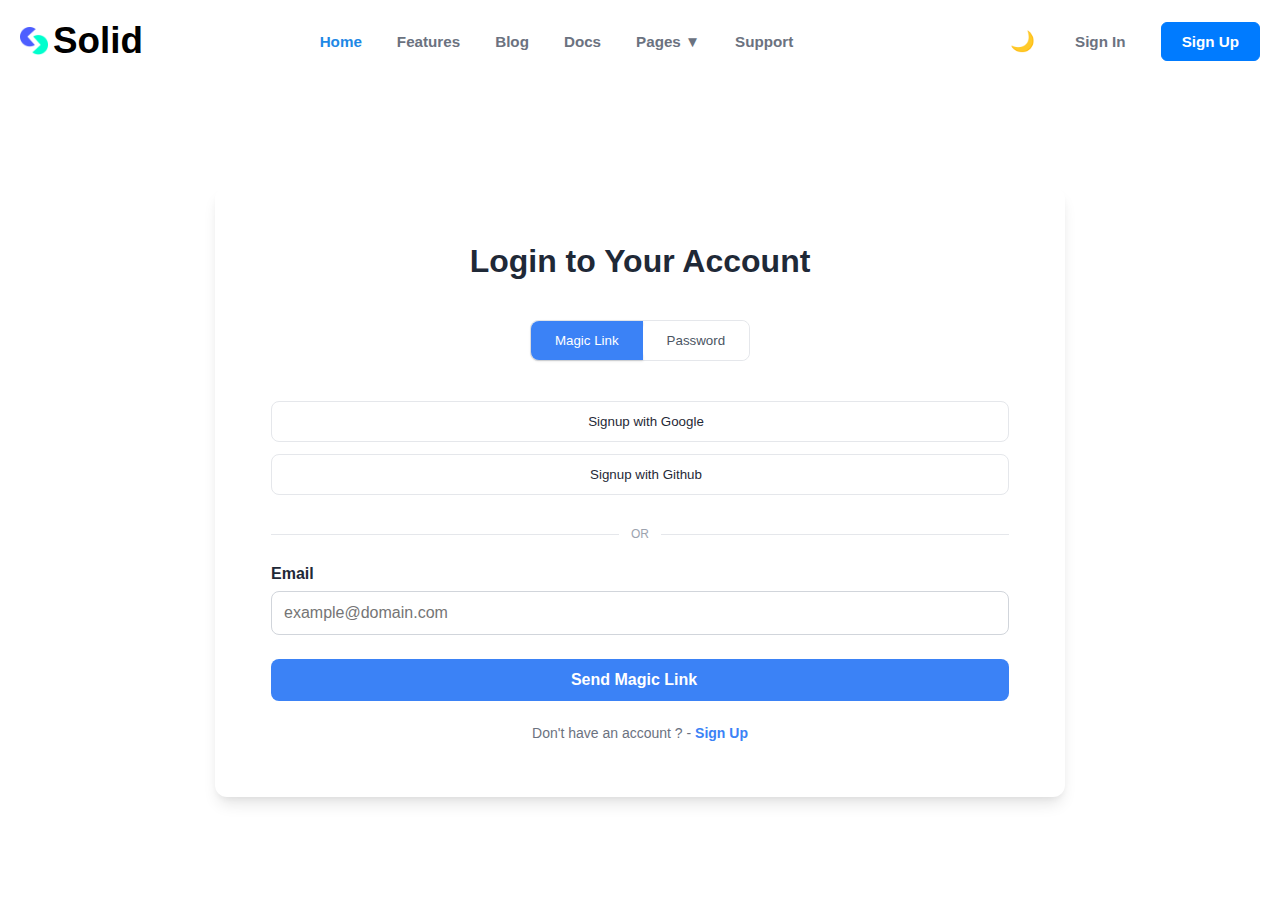
<file: Capstone_Header/auth/signin.html>
<!DOCTYPE html>
<html lang="vi">
<head>
    <meta charset="UTF-8">
    <meta name="viewport" content="width=device-width, initial-scale=1.0">
    <title>Login Page</title>
    <link rel="stylesheet" href="https://cdnjs.cloudflare.com/ajax/libs/font-awesome/6.5.1/css/all.min.css" integrity="sha512-DTOQO9RWCH3ppGqcWaEA1BIZOC6xxalwEsw9c2QQeAIftl+Vegovlnee1c9QX4TctnWMn13TZye+giMm8e2LwA==" crossorigin="anonymous" referrerpolicy="no-referrer" />
    <link rel="stylesheet" href="./indexsignin.css"> <!-- Link Css -->
    <style>
        @import url('https://fonts.googleapis.com/css2?family=Inter:wght@400;500;600;700;900&display=swap');
    </style>
</head>
<body>

<header class="navbar-container">
    <div class="navbar-content">
        <a href="./../index.html" class="logo">
            <span class="logo-icon">
                <img src="./../images/logo-icon.png" alt="Solid logo" width="28" height="28">
            </span>
            <span class="logo-text">Solid</span>
        </a>

        <nav class="main-nav">
            <a href="./../index.html" class="nav-link active">Home</a>
            <a href="#" class="nav-link">Features</a>
            <a href="#" class="nav-link">Blog</a>
            <a href="#" class="nav-link">Docs</a>
            
            <div class="dropdown" id="pagesDropdown">
                <a href="#" class="nav-link dropdown-toggle">
                    Pages <span class="arrow-down">▼</span>
                </a>
                
                <div class="dropdown-menu">
                    <a href="#" class="dropdown-item">Blog Grid</a>
                    <a href="./signin.html" class="dropdown-item">Sign In</a>
                    <a href="./signup.html" class="dropdown-item">Sign Up</a>
                    <a href="#" class="dropdown-item">Docs</a>
                    <a href="#" class="dropdown-item">Support</a>
                    <a href="#" class="dropdown-item">404</a>
                </div>
            </div>
            
            <a href="#" class="nav-link">Support</a>
        </nav>

        <div class="login-btn">
            <span class="icon-btn search-icon" title="Search"><i class="fa-solid fa-magnifying-glass"></i></span>
            <span class="icon-btn theme-icon" title="Toggle theme" id="themeToggle">🌙</span>

            <a href="./signin.html" class="btn sign-in-btn">Sign In</a>
            <a href="./signup.html" class="btn sign-up-btn">Sign Up</a>
        </div>
    </div>
</header>

<div class="search-overlay" id="searchOverlay">
    <div class="search-box">
        <div class="search-input-container">
            <span class="search-icon-lg"><i class="fa-regular fa-sun"></i></span>
            <input 
                type="text" 
                placeholder="Search Entire Site | Products, Docs, Pages ..." 
                class="search-input"
            >
        </div>

        <div class="search-results">
            <a href="#" class="result-item doc-result">
                <span class="result-title">Using Tailwind Templates</span>
                <span class="result-url">docs: https://solid.nextjstemplates.com/docs/tailwind-template</span>
            </a>

            <a href="#" class="result-item doc-result">
                <span class="result-title">Using Tailwind Components</span>
                <span class="result-url">docs: https://solid.nextjstemplates.com/docs/tailwind-component</span>
            </a>
            
            <a href="#" class="result-item doc-result">
                <span class="result-title">Style Guide</span>
                <span class="result-url">docs: https://solid.nextjstemplates.com/docs/style-guide</span>
            </a>

            <a href="#" class="result-item blog-result">
                <div class="blog-thumbnail-container">
                    <div class="blog-thumbnail-placeholder"></div> 
                </div>
                <div class="blog-content">
                    <span class="result-title">UI/UX design allows companies to establish a unique and recognizable brand identity</span>
                    <span class="result-url">blog: https://solid.nextjstemplates.com/blog/...</span>
                </div>
            </a>
            
            <a href="#" class="result-item blog-result">
                <div class="blog-thumbnail-container">
                    <div class="blog-thumbnail-placeholder"></div>
                </div>
                <div class="blog-content">
                    <span class="result-title">Tips to quickly improve your coding speed in 2025 by Traversy media</span>
                    <span class="result-url">blog: https://solid.nextjstemplates.com/blog/...</span>
                </div>
            </a>
            
        </div>
    </div>
</div>

<main class="signin-container">
        <div class="signin-box">
            <h1>Login to Your Account</h1>

            <div class="auth-tabs">
                <button class="tab active">Magic Link</button>
                <button class="tab">Password</button>
            </div>

            <div class="social-login">
                <button class="social-btn google">
                    <i class="fa-brands fa-google"></i> Signup with Google
                </button>
                <button class="social-btn github">
                    <i class="fa-brands fa-github"></i> Signup with Github
                </button>
            </div>

            <div class="separator">
                OR
            </div>

            <form class="magic-link-form">
                <label for="email" class="email-label">Email</label>
                <input type="email" id="email" name="email" placeholder="example@domain.com">
                <button type="submit" class="submit-btn">
                    Send Magic Link <i class="fas fa-arrow-right"></i>
                </button>
            </form>
            <p class="bottom-link">
                Don't have an account ? - <a href="./signup.html">Sign Up</a>
            </p>
        </div>
    </main>
    
<script src="./../js/script.js"></script>

</body>
</html>
</file>
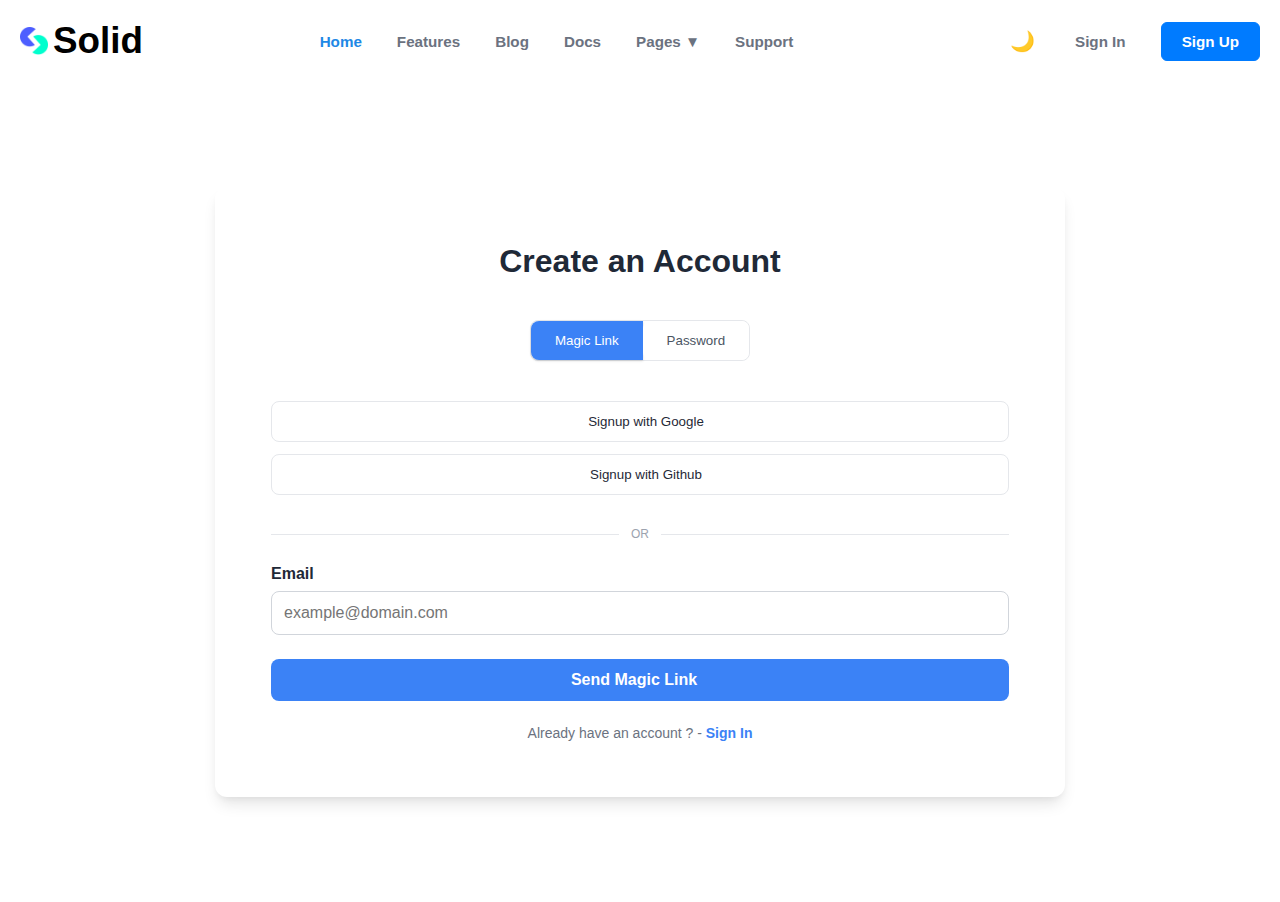
<file: Capstone_Header/auth/signup.html>
<!DOCTYPE html>
<html lang="vi">
<head>
    <meta charset="UTF-8">
    <meta name="viewport" content="width=device-width, initial-scale=1.0">
    <title>Login Page</title>
    <link rel="stylesheet" href="https://cdnjs.cloudflare.com/ajax/libs/font-awesome/6.5.1/css/all.min.css" integrity="sha512-DTOQO9RWCH3ppGqcWaEA1BIZOC6xxalwEsw9c2QQeAIftl+Vegovlnee1c9QX4TctnWMn13TZye+giMm8e2LwA==" crossorigin="anonymous" referrerpolicy="no-referrer" />
    <link rel="stylesheet" href="./indexsignup.css"> <!-- Link Css -->
    <style>
        @import url('https://fonts.googleapis.com/css2?family=Inter:wght@400;500;600;700;900&display=swap');
    </style>
</head>
<body>

<header class="navbar-container">
    <div class="navbar-content">
        <a href="./../index.html" class="logo">
            <span class="logo-icon">
                <img src="./../images/logo-icon.png" alt="Solid logo" width="28" height="28">
            </span>
            <span class="logo-text">Solid</span>
        </a>

        <nav class="main-nav">
            <a href="./../index.html" class="nav-link active">Home</a>
            <a href="#" class="nav-link">Features</a>
            <a href="#" class="nav-link">Blog</a>
            <a href="#" class="nav-link">Docs</a>
            
            <div class="dropdown" id="pagesDropdown">
                <a href="#" class="nav-link dropdown-toggle">
                    Pages <span class="arrow-down">▼</span>
                </a>
                
                <div class="dropdown-menu">
                    <a href="#" class="dropdown-item">Blog Grid</a>
                    <a href="./signin.html" class="dropdown-item">Sign In</a>
                    <a href="./signup.html" class="dropdown-item">Sign Up</a>
                    <a href="#" class="dropdown-item">Docs</a>
                    <a href="#" class="dropdown-item">Support</a>
                    <a href="#" class="dropdown-item">404</a>
                </div>
            </div>
            
            <a href="#" class="nav-link">Support</a>
        </nav>

        <div class="login-btn">
            <span class="icon-btn search-icon" title="Search"><i class="fa-solid fa-magnifying-glass"></i></span>
            <span class="icon-btn theme-icon" title="Toggle theme" id="themeToggle">🌙</span>

            <a href="./signin.html" class="btn sign-in-btn">Sign In</a>
            <a href="./signup.html" class="btn sign-up-btn">Sign Up</a>
        </div>
    </div>
</header>

<div class="search-overlay" id="searchOverlay">
    <div class="search-box">
        <div class="search-input-container">
            <span class="search-icon-lg"><i class="fa-regular fa-sun"></i></span>
            <input 
                type="text" 
                placeholder="Search Entire Site | Products, Docs, Pages ..." 
                class="search-input"
            >
        </div>

        <div class="search-results">
            <a href="#" class="result-item doc-result">
                <span class="result-title">Using Tailwind Templates</span>
                <span class="result-url">docs: https://solid.nextjstemplates.com/docs/tailwind-template</span>
            </a>

            <a href="#" class="result-item doc-result">
                <span class="result-title">Using Tailwind Components</span>
                <span class="result-url">docs: https://solid.nextjstemplates.com/docs/tailwind-component</span>
            </a>
            
            <a href="#" class="result-item doc-result">
                <span class="result-title">Style Guide</span>
                <span class="result-url">docs: https://solid.nextjstemplates.com/docs/style-guide</span>
            </a>

            <a href="#" class="result-item blog-result">
                <div class="blog-thumbnail-container">
                    <div class="blog-thumbnail-placeholder"></div> 
                </div>
                <div class="blog-content">
                    <span class="result-title">UI/UX design allows companies to establish a unique and recognizable brand identity</span>
                    <span class="result-url">blog: https://solid.nextjstemplates.com/blog/...</span>
                </div>
            </a>
            
            <a href="#" class="result-item blog-result">
                <div class="blog-thumbnail-container">
                    <div class="blog-thumbnail-placeholder"></div>
                </div>
                <div class="blog-content">
                    <span class="result-title">Tips to quickly improve your coding speed in 2025 by Traversy media</span>
                    <span class="result-url">blog: https://solid.nextjstemplates.com/blog/...</span>
                </div>
            </a>
            
        </div>
    </div>
</div>

<main class="signin-container">
        <div class="signin-box">
            <h1>Create an Account</h1>

            <div class="auth-tabs">
                <button class="tab active">Magic Link</button>
                <button class="tab">Password</button>
            </div>

            <div class="social-login">
                <button class="social-btn google">
                    <i class="fab fa-google"></i> Signup with Google
                </button>
                <button class="social-btn github">
                    <i class="fab fa-github"></i> Signup with Github
                </button>
            </div>

            <div class="separator">
                OR
            </div>

            <form class="magic-link-form">
                <label for="email" class="email-label">Email</label>
                <input type="email" id="email" name="email" placeholder="example@domain.com">
                <button type="submit" class="submit-btn">
                    Send Magic Link <i class="fas fa-arrow-right"></i>
                </button>
            </form>
            <p class="bottom-link">
                Already have an account ? - <a href="./signin.html">Sign In</a>
            </p>
        </div>
    </main>

<script src="./../js/script.js"></script>

</body>
</html>
</file>
<file: Capstone_Header/auth/indexsignin.css>
* {
    box-sizing: border-box;
    margin: 0;
    padding: 0;
}

body {
    font-family: Arial, Helvetica, sans-serif;
    background-color: #ffffff;
}

/* Dark Mode Body Page */
body.dark-mode {
    background-color: #121629;
    color: #fff;
}

a {
    text-decoration: none;
    color: inherit;
}

/* @@ Part 1 ======== Header  ======== */
.navbar-container {
    width: 100%;
    background-color: #ffffff;
    padding: 1.25rem 0;
    border-bottom: none;
}

.navbar-content {
    max-width: 1400px;
    margin: 0 auto;
    padding: 0 20px;
    display: flex;
    justify-content: space-between;
    align-items: center;
}

/* ======== Logo Style ======== */
.logo {
    display: flex;
    align-items: center;
    font-size: 2.3rem;
    font-weight: 700;
}

.logo-icon {
    display: inline-flex;
    margin-right: 5px;
}

.logo-text {
    color: #000000;
}

/* ======== Link ======== */
.main-nav {
    display: flex;
    align-items: center;
    gap: 35px;
    font-size: 0.95rem;
    font-weight: 600;
}

.nav-link {
    color: #6B7280;
    transition: color 0.2s;
    padding: 5px 0;
}

.nav-link:hover {
    color: #1e88e5;
}

.nav-link.active {
    color: #1e88e5;
    font-weight: 600;
}

/* ======== Dropdown Menu Style ======== */
.dropdown {
    position: relative;
    display: inline-block;
}

.dropdown-menu {
    display: none;
    position: absolute;
    top: 100%;
    left: 50%;
    transform: translateX(-50%) translateY(-5px);
    min-width: 180px;
    background-color: #ffffff;
    box-shadow: 0 4px 12px rgba(0, 0, 0, 0.1);
    border-radius: 6px;
    z-index: 1000;
    padding: 8px 0;
    margin-top: 10px;
    opacity: 0;
    transition: opacity 0.3s ease, transform 0.3s ease;
}

.dropdown-menu::before {
    content: '';
    position: absolute;
    top: -8px;
    left: 50%;
    transform: translateX(-50%);
    width: 0;
    height: 0;
    border-left: 8px solid transparent;
    border-right: 8px solid transparent;
    border-bottom: 8px solid #ffffff;
    z-index: 1001;
}

.dropdown-item {
    display: block;
    padding: 10px 15px;
    color: #30409e;
    font-size: 0.9rem;
    font-weight: 500;
    transition: background-color 0.2s, color 0.2s;
}

.dropdown-item:hover {
    background-color: #f4f7fc;
    color: #1e88e5;
}

/* Dark Mode Dropdown Menu */
body.dark-mode .dropdown-menu {
    background-color: #121629;
    border: 1px solid #374151;
}

body.dark-mode .dropdown-menu::before {
    border-bottom-color: #121629;
}

body.dark-mode .dropdown-item {
    color: #cbd5e0;
}

body.dark-mode .dropdown-item:hover {
    background-color: #2d3748;
    color: #3b82f6;
}

/* ======== Button ======== */
.login-btn {
    display: flex;
    align-items: center;
    gap: 15px;
}

/* ======== Icon button ======== */
.icon-btn {
    font-size: 1.25rem;
    color: #6B7280;
    cursor: pointer;
    background: none;
    border: none;
    padding: 5px;
    line-height: 1;
    transition: color 0.2s;
}

.icon-btn:hover {
    color: #1e88e5;
}

.search-icon {
    font-size: 1.1rem;
    margin-right: 10px;
}

.theme-icon {
    font-size: 1.25rem;
}

.btn {
    padding: 10px 20px;
    border-radius: 6px;
    font-weight: 600;
    font-size: 0.95rem;
    cursor: pointer;
    transition: background-color 0.2s, color 0.2s;
    white-space: nowrap;
    margin-left: 10px;
}

/* ======== Signin Button Hover ======== */
.sign-in-btn {
    color: #6B7280;
    background: none;
    padding: 10px 10px;
    margin-right: -5px;
}

.sign-in-btn:hover {
    color: #1e88e5;
}

/* ======== Signup Button Hover ======== */
.sign-up-btn {
    background-color: #007bff;
    color: #ffffff;
    border: 1px solid #007bff;
    margin-left: 15px;
}

.sign-up-btn:hover {
    background-color: #0056b3;
    border-color: #0056b3;
}

body.dark-mode .navbar-container {
    background-color: #121629;
}

body.dark-mode .logo-text,
body.dark-mode .nav-link,
body.dark-mode .icon-btn,
body.dark-mode .sign-in-btn {
    color: #cbd5e0;
}

body.dark-mode {
    background-color: #121629;
    text-decoration: none;
}

/* ======== Search Overplay ======== */
.search-overlay {
    position: fixed;
    top: 0;
    left: 0;
    width: 100%;
    height: 100%;
    background-color: rgba(0, 0, 0, 0.4);
    z-index: 9999;
    display: none;
    justify-content: center;
    padding-top: 100px;
    transition: opacity 0.3s ease;
}

.search-overlay.active {
    display: flex;
}

.search-box {
    width: 100%;
    max-width: 650px;
    height: auto;
    background-color: #ffffff;
    border-radius: 8px;
    box-shadow: 0 10px 30px rgba(0, 0, 0, 0.2);
    overflow: hidden;
    transform: translateY(-20px);
    transition: transform 0.3s ease;
}

.search-overlay.active .search-box {
    transform: translateY(0);
}

/* ======== Search Input Style ======== */
.search-input-container {
    display: flex;
    align-items: center;
    padding: 15px 20px;
    border-bottom: 1px solid #e2e8f0;
}

.search-icon-lg {
    font-size: 1.25rem;
    color: #30409e;
    margin-right: 15px;
}

.search-input {
    flex-grow: 1;
    border: none;
    outline: none;
    font-family: Arial, Helvetica, sans-serif;
    font-size: 1rem;
    color: #000000;
    padding: 5px 0;
    background: none;
}

.search-input::placeholder {
    color: #a0aec0;
    font-weight: 500;
}


/* ======== Search item ======== */
.search-results {
    padding: 5px 0;
    max-height: 400px;
    overflow-y: auto;
}

.result-item {
    display: flex;
    flex-direction: column;
    padding: 12px 20px;
    color: #000000;
    transition: background-color 0.2s;
    cursor: pointer;
}

.result-item:hover {
    background-color: #f7fafc;
}

.result-title {
    font-weight: 600;
    font-size: 0.95rem;
    line-height: 1.4;
    color: #000000;
}

.result-url {
    font-size: 0.85rem;
    color: #30409e;
    margin-top: 3px;
    white-space: nowrap;
    overflow: hidden;
    text-overflow: ellipsis;
}

.blog-result {
    flex-direction: row;
    align-items: flex-start;
    gap: 15px;
}

.blog-thumbnail-container {
    flex-shrink: 0;
    width: 60px;
    height: 60px;
    overflow: hidden;
    border-radius: 6px;
    background-color: #e2e8f0;
}

.blog-thumbnail-placeholder {
    width: 100%;
    height: 100%;

}

.blog-content {
    display: flex;
    flex-direction: column;
    flex-grow: 1;
}

/* ======== Dark Mode and Light Mode ======== */
body.dark-mode .search-box {
    background-color: #2d3748;
    box-shadow: 0 10px 30px rgba(0, 0, 0, 0.5);
}

body.dark-mode .search-input-container {
    border-bottom: 1px solid #4a5568;
}

body.dark-mode .search-icon-lg {
    color: #a0aec0;
}

body.dark-mode .search-input {
    color: #ffffff;
}

body.dark-mode .search-input::placeholder {
    color: #a0aec0;
}

body.dark-mode .result-item {
    color: #ffffff;
}

body.dark-mode .result-item:hover {
    background-color: #4a5568;
}

body.dark-mode .result-title {
    color: #ffffff;
}

body.dark-mode .result-url {
    color: #cbd5e0;
}

body.dark-mode .blog-thumbnail-container {
    background-color: #4a5568;
}

/* ======== SignIn ======== */
.signin-container {
    flex-grow: 1;
    display: flex;
    justify-content: center;
    align-items: center;
    padding: 6rem 1rem;
    min-height: calc(100vh - 80px);
    transition: background-color 0.3s ease;
}

.signin-box {
    width: 200%;
    max-width: 850px;
    background-color: #fff;
    padding: 3.5rem;
    border-radius: 0.75rem;
    box-shadow: 0 10px 15px -3px rgba(0, 0, 0, 0.1), 0 4px 6px -2px rgba(0, 0, 0, 0.05);
    text-align: center;
}

.signin-box h1 {
    font-size: 2rem;
    font-weight: 700;
    color: #1f2937;
    margin-bottom: 2.5rem;
}

/*Dark Mode Sign In*/
body.dark-mode .signin-box { 
    background-color: #1f2937;
    box-shadow: 0 10px 15px -3px rgba(0, 0, 0, 0.5), 0 4px 6px -2px rgba(0, 0, 0, 0.4);
    color: #e5e7eb;
}

body.dark-mode .signin-box h1 {
    color: #e5e7eb;
}

.auth-tabs {
    display: flex;
    justify-content: center;
    gap: 0;
    padding: 0;
    border: 1px solid #e5e7eb;
    border-radius: 0.5rem;
    width: fit-content;
    margin: 0 auto 2.5rem auto;
}

.tab {
    background-color: #fff;
    color: #4b5563;
    padding: 0.75rem 1.5rem; 
    border: none;
    font-weight: 500; 
    transition: all 0.2s;
    border-radius: 0.5rem; 
}

.tab:first-child {
    border-top-right-radius: 0;
    border-bottom-right-radius: 0;
}

.tab:hover {
    background-color: #f3f4f6;
    color: #1e88e5;
    border-color: transparent;
}

.tab.active {
    background-color: #3b82f6; 
    color: white; 
    box-shadow: 0 1px 3px 0 rgba(0, 0, 0, 0.1), 0 1px 2px 0 rgba(0, 0, 0, 0.06);
}

/*Dark Mode Tab*/
body.dark-mode .auth-tabs { 
    border-color: #4b5563; 
}

body.dark-mode .tab {
    background-color: #1f2937;
    color: #9ca3af; 
}

body.dark-mode .tab.active {
    background-color: #3b82f6; 
    color: white;
}

body.dark-mode .tab:hover {
    background-color: #374151;
    color: #e5e7eb;
}

body.dark-mode .email-label{
    background-color: #1f2937;
    color: #e5e7eb;
}


/* ====== Login Social ======= */
.social-login {
    display: flex;
    flex-direction: column;
    gap: 0.75rem;
    margin-bottom: 2rem;
}

.social-btn {
    display: flex;
    align-items: center;
    justify-content: center;
    padding: 0.75rem;
    border-radius: 0.5rem;
    border: 1px solid #e5e7eb;
    background-color: #fff;
    font-weight: 500;
    color: #1f2937;
    cursor: pointer;

}

.social-btn:hover {
    background-color: #f3f4f6;
    color: #1e88e5;
    border-color: #1e88e5;
}

.social-btn i {
    margin-right: 0.75rem;
    font-size: 1.1rem;
}

.google {
    color: #1f2937;
}

.github {
    color: #1f2937;
}

/* ======== Separator ======== */
.separator {
    display: flex;
    align-items: center;
    text-align: center;
    color: #9ca3af;
    font-size: 0.75rem;
    font-weight: 500;
    margin-bottom: 1.5rem;
}

.separator::before,
.separator::after {
    content: '';
    flex: 1;
    border-bottom: 1px solid #e5e7eb;
}

.separator:not(:empty)::before {
    margin-right: 0.75rem;
}

.separator:not(:empty)::after {
    margin-left: 0.75rem;
}

/* ======== MagicLink - Email ======== */
.magic-link-form {
    display: flex;
    flex-direction: column;
    text-align: left;
}

.email-label {
    font-size: 1rem;
    font-weight: 700;
    color: #1f2937;
    margin-bottom: 0.5rem;
}

input[type="email"] {
    padding: 0.75rem;
    border: 1px solid #d1d5db;
    border-radius: 0.5rem;
    font-size: 1rem;
    margin-bottom: 1.5rem;
    width: 100%;
    box-sizing: border-box;
}

input[type="email"]:focus {
    outline: none;
    border-color: #3b82f6;
    box-shadow: 0 0 0 1px #3b82f6;
}

.submit-btn {
    background-color: #3b82f6;
    color: white;
    padding: 0.75rem 1.5rem;
    border: none;
    border-radius: 0.5rem;
    font-size: 1rem;
    font-weight: 600;
    cursor: pointer;
    transition: background-color 0.2s;
    display: flex;
    justify-content: center;
    align-items: center;
}

.submit-btn:hover {
    background-color: #2563eb;
}

.submit-btn i {
    margin-left: 0.75rem;
    font-size: 1rem;
}

/* ======== Bottom Link - Signin/Signup ======== */
.bottom-link {
    font-size: 0.875rem;
    color: #6b7280;
    margin-top: 1.5rem;
    text-align: center;
    transition: color 0.2s;
}

.bottom-link a {
    color: #3b82f6;
    text-decoration: none;
    font-weight: 600;
    transition: color 0.2s;
}

.bottom-link a:hover {
    color: #1d4ed8;
    text-decoration: underline;
}

/* ======== Tranform Magic ======== */
.dropdown.active .dropdown-menu {
    display: block;
    opacity: 1;
    transform: translateX(-50%) translateY(0);
}
</file>
<file: Capstone_Header/auth/indexsignup.css>
* {
    box-sizing: border-box;
    margin: 0;
    padding: 0;
}

body {
    font-family: Arial, Helvetica, sans-serif;
    background-color: #ffffff;
}

/* Dark Mode Body Page */
body.dark-mode {
    background-color: #121629;
    color: #fff;
}

a {
    text-decoration: none;
    color: inherit;
}

/* @@ Part 1 ======== Header  ======== */
.navbar-container {
    width: 100%;
    background-color: #ffffff;
    padding: 1.25rem 0;
    border-bottom: none;
}

.navbar-content {
    max-width: 1400px;
    margin: 0 auto;
    padding: 0 20px;
    display: flex;
    justify-content: space-between;
    align-items: center;
}

/* ======== Logo Style ======== */
.logo {
    display: flex;
    align-items: center;
    font-size: 2.3rem;
    font-weight: 700;
}

.logo-icon {
    display: inline-flex;
    margin-right: 5px;
}

.logo-text {
    color: #000000;
}

/* ======== Link ======== */
.main-nav {
    display: flex;
    align-items: center;
    gap: 35px;
    font-size: 0.95rem;
    font-weight: 600;
}

.nav-link {
    color: #6B7280;
    transition: color 0.2s;
    padding: 5px 0;
}

.nav-link:hover {
    color: #1e88e5;
}

.nav-link.active {
    color: #1e88e5;
    font-weight: 600;
}

/* ======== Dropdown Menu Style ======== */
.dropdown {
    position: relative;
    display: inline-block;
}

.dropdown-menu {
    display: none;
    position: absolute;
    top: 100%;
    left: 50%;
    transform: translateX(-50%) translateY(-5px);
    min-width: 180px;
    background-color: #ffffff;
    box-shadow: 0 4px 12px rgba(0, 0, 0, 0.1);
    border-radius: 6px;
    z-index: 1000;
    padding: 8px 0;
    margin-top: 10px;
    opacity: 0;
    transition: opacity 0.3s ease, transform 0.3s ease;
}

.dropdown-menu::before {
    content: '';
    position: absolute;
    top: -8px;
    left: 50%;
    transform: translateX(-50%);
    width: 0;
    height: 0;
    border-left: 8px solid transparent;
    border-right: 8px solid transparent;
    border-bottom: 8px solid #ffffff;
    z-index: 1001;
}

.dropdown-item {
    display: block;
    padding: 10px 15px;
    color: #30409e;
    font-size: 0.9rem;
    font-weight: 500;
    transition: background-color 0.2s, color 0.2s;
}

.dropdown-item:hover {
    background-color: #f4f7fc;
    color: #1e88e5;
}

/* Dark Mode Dropdown Menu */
body.dark-mode .dropdown-menu {
    background-color: #121629;
    border: 1px solid #374151;
}

body.dark-mode .dropdown-menu::before {
    border-bottom-color: #121629;
}

body.dark-mode .dropdown-item {
    color: #cbd5e0;
}

body.dark-mode .dropdown-item:hover {
    background-color: #2d3748;
    color: #3b82f6;
}

/* ======== Button ======== */
.login-btn {
    display: flex;
    align-items: center;
    gap: 15px;
}

/* ======== Icon button ======== */
.icon-btn {
    font-size: 1.25rem;
    color: #6B7280;
    cursor: pointer;
    background: none;
    border: none;
    padding: 5px;
    line-height: 1;
    transition: color 0.2s;
}

.icon-btn:hover {
    color: #1e88e5;
}

.search-icon {
    font-size: 1.1rem;
    margin-right: 10px;
}

.theme-icon {
    font-size: 1.25rem;
}

.btn {
    padding: 10px 20px;
    border-radius: 6px;
    font-weight: 600;
    font-size: 0.95rem;
    cursor: pointer;
    transition: background-color 0.2s, color 0.2s;
    white-space: nowrap;
    margin-left: 10px;
}

/* ======== Signin Button Hover ======== */
.sign-in-btn {
    color: #6B7280;
    background: none;
    padding: 10px 10px;
    margin-right: -5px;
}

.sign-in-btn:hover {
    color: #1e88e5;
}

/* ======== Signup Button Hover ======== */
.sign-up-btn {
    background-color: #007bff;
    color: #ffffff;
    border: 1px solid #007bff;
    margin-left: 15px;
}

.sign-up-btn:hover {
    background-color: #0056b3;
    border-color: #0056b3;
}

body.dark-mode .navbar-container {
    background-color: #121629;
}

body.dark-mode .logo-text,
body.dark-mode .nav-link,
body.dark-mode .icon-btn,
body.dark-mode .sign-in-btn {
    color: #cbd5e0;
}

body.dark-mode {
    background-color: #121629;
    text-decoration: none;
}

/* ======== Search Overplay ======== */
.search-overlay {
    position: fixed;
    top: 0;
    left: 0;
    width: 100%;
    height: 100%;
    background-color: rgba(0, 0, 0, 0.4);
    z-index: 9999;
    display: none;
    justify-content: center;
    padding-top: 100px;
    transition: opacity 0.3s ease;
}

.search-overlay.active {
    display: flex;
}

.search-box {
    width: 100%;
    max-width: 650px;
    height: auto;
    background-color: #ffffff;
    border-radius: 8px;
    box-shadow: 0 10px 30px rgba(0, 0, 0, 0.2);
    overflow: hidden;
    transform: translateY(-20px);
    transition: transform 0.3s ease;
}

.search-overlay.active .search-box {
    transform: translateY(0);
}

/* ======== Search Input Style ======== */
.search-input-container {
    display: flex;
    align-items: center;
    padding: 15px 20px;
    border-bottom: 1px solid #e2e8f0;
}

.search-icon-lg {
    font-size: 1.25rem;
    color: #30409e;
    margin-right: 15px;
}

.search-input {
    flex-grow: 1;
    border: none;
    outline: none;
    font-family: Arial, Helvetica, sans-serif;
    font-size: 1rem;
    color: #000000;
    padding: 5px 0;
    background: none;
}

.search-input::placeholder {
    color: #a0aec0;
    font-weight: 500;
}


/* ======== Search item ======== */
.search-results {
    padding: 5px 0;
    max-height: 400px;
    overflow-y: auto;
}

.result-item {
    display: flex;
    flex-direction: column;
    padding: 12px 20px;
    color: #000000;
    transition: background-color 0.2s;
    cursor: pointer;
}

.result-item:hover {
    background-color: #f7fafc;
}

.result-title {
    font-weight: 600;
    font-size: 0.95rem;
    line-height: 1.4;
    color: #000000;
}

.result-url {
    font-size: 0.85rem;
    color: #30409e;
    margin-top: 3px;
    white-space: nowrap;
    overflow: hidden;
    text-overflow: ellipsis;
}

.blog-result {
    flex-direction: row;
    align-items: flex-start;
    gap: 15px;
}

.blog-thumbnail-container {
    flex-shrink: 0;
    width: 60px;
    height: 60px;
    overflow: hidden;
    border-radius: 6px;
    background-color: #e2e8f0;
}

.blog-thumbnail-placeholder {
    width: 100%;
    height: 100%;

}

.blog-content {
    display: flex;
    flex-direction: column;
    flex-grow: 1;
}

/* ======== Dark Mode and Light Mode ======== */
body.dark-mode .search-box {
    background-color: #2d3748;
    box-shadow: 0 10px 30px rgba(0, 0, 0, 0.5);
}

body.dark-mode .search-input-container {
    border-bottom: 1px solid #4a5568;
}

body.dark-mode .search-icon-lg {
    color: #a0aec0;
}

body.dark-mode .search-input {
    color: #ffffff;
}

body.dark-mode .search-input::placeholder {
    color: #a0aec0;
}

body.dark-mode .result-item {
    color: #ffffff;
}

body.dark-mode .result-item:hover {
    background-color: #4a5568;
}

body.dark-mode .result-title {
    color: #ffffff;
}

body.dark-mode .result-url {
    color: #cbd5e0;
}

body.dark-mode .blog-thumbnail-container {
    background-color: #4a5568;
}

/* ======== SignIn ======== */
.signin-container {
    flex-grow: 1;
    display: flex;
    justify-content: center;
    align-items: center;
    padding: 6rem 1rem;
    min-height: calc(100vh - 80px);
    transition: background-color 0.3s ease;
}

.signin-box {
    width: 200%;
    max-width: 850px;
    background-color: #fff;
    padding: 3.5rem;
    border-radius: 0.75rem;
    box-shadow: 0 10px 15px -3px rgba(0, 0, 0, 0.1), 0 4px 6px -2px rgba(0, 0, 0, 0.05);
    text-align: center;
}

.signin-box h1 {
    font-size: 2rem;
    font-weight: 700;
    color: #1f2937;
    margin-bottom: 2.5rem;
}

/*Dark Mode Sign In*/
body.dark-mode .signin-box { 
    background-color: #1f2937;
    box-shadow: 0 10px 15px -3px rgba(0, 0, 0, 0.5), 0 4px 6px -2px rgba(0, 0, 0, 0.4);
    color: #e5e7eb;
}

body.dark-mode .signin-box h1 {
    color: #e5e7eb;
}

.auth-tabs {
    display: flex;
    justify-content: center;
    gap: 0;
    padding: 0;
    border: 1px solid #e5e7eb;
    border-radius: 0.5rem;
    width: fit-content;
    margin: 0 auto 2.5rem auto;
}

.tab {
    background-color: #fff;
    color: #4b5563;
    padding: 0.75rem 1.5rem; 
    border: none;
    font-weight: 500; 
    transition: all 0.2s;
    border-radius: 0.5rem; 
}

.tab:first-child {
    border-top-right-radius: 0;
    border-bottom-right-radius: 0;
}

.tab:hover {
    background-color: #f3f4f6;
    color: #1e88e5;
    border-color: transparent;
}

.tab.active {
    background-color: #3b82f6; 
    color: white; 
    box-shadow: 0 1px 3px 0 rgba(0, 0, 0, 0.1), 0 1px 2px 0 rgba(0, 0, 0, 0.06);
}

/*Dark Mode Tab*/
body.dark-mode .auth-tabs { 
    border-color: #4b5563; 
}

body.dark-mode .tab {
    background-color: #1f2937;
    color: #9ca3af; 
}

body.dark-mode .tab.active {
    background-color: #3b82f6; 
    color: white;
}

body.dark-mode .tab:hover {
    background-color: #374151;
    color: #e5e7eb;
}

body.dark-mode .email-label{
    background-color: #1f2937;
    color: #e5e7eb;
}


/* ====== Login Social ======= */
.social-login {
    display: flex;
    flex-direction: column;
    gap: 0.75rem;
    margin-bottom: 2rem;
}

.social-btn {
    display: flex;
    align-items: center;
    justify-content: center;
    padding: 0.75rem;
    border-radius: 0.5rem;
    border: 1px solid #e5e7eb;
    background-color: #fff;
    font-weight: 500;
    color: #1f2937;
    cursor: pointer;

}

.social-btn:hover {
    background-color: #f3f4f6;
    color: #1e88e5;
    border-color: #1e88e5;
}

.social-btn i {
    margin-right: 0.75rem;
    font-size: 1.1rem;
}

.google {
    color: #1f2937;
}

.github {
    color: #1f2937;
}

/* ======== Separator ======== */
.separator {
    display: flex;
    align-items: center;
    text-align: center;
    color: #9ca3af;
    font-size: 0.75rem;
    font-weight: 500;
    margin-bottom: 1.5rem;
}

.separator::before,
.separator::after {
    content: '';
    flex: 1;
    border-bottom: 1px solid #e5e7eb;
}

.separator:not(:empty)::before {
    margin-right: 0.75rem;
}

.separator:not(:empty)::after {
    margin-left: 0.75rem;
}

/* ======== MagicLink - Email ======== */
.magic-link-form {
    display: flex;
    flex-direction: column;
    text-align: left;
}

.email-label {
    font-size: 1rem;
    font-weight: 700;
    color: #1f2937;
    margin-bottom: 0.5rem;
}

input[type="email"] {
    padding: 0.75rem;
    border: 1px solid #d1d5db;
    border-radius: 0.5rem;
    font-size: 1rem;
    margin-bottom: 1.5rem;
    width: 100%;
    box-sizing: border-box;
}

input[type="email"]:focus {
    outline: none;
    border-color: #3b82f6;
    box-shadow: 0 0 0 1px #3b82f6;
}

.submit-btn {
    background-color: #3b82f6;
    color: white;
    padding: 0.75rem 1.5rem;
    border: none;
    border-radius: 0.5rem;
    font-size: 1rem;
    font-weight: 600;
    cursor: pointer;
    transition: background-color 0.2s;
    display: flex;
    justify-content: center;
    align-items: center;
}

.submit-btn:hover {
    background-color: #2563eb;
}

.submit-btn i {
    margin-left: 0.75rem;
    font-size: 1rem;
}

/* ======== Bottom Link - Signin/Signup ======== */
.bottom-link {
    font-size: 0.875rem;
    color: #6b7280;
    margin-top: 1.5rem;
    text-align: center;
    transition: color 0.2s;
}

.bottom-link a {
    color: #3b82f6;
    text-decoration: none;
    font-weight: 600;
    transition: color 0.2s;
}

.bottom-link a:hover {
    color: #1d4ed8;
    text-decoration: underline;
}

/* ======== Tranform Magic ======== */
.dropdown.active .dropdown-menu {
    display: block;
    opacity: 1;
    transform: translateX(-50%) translateY(0);
}
</file>
